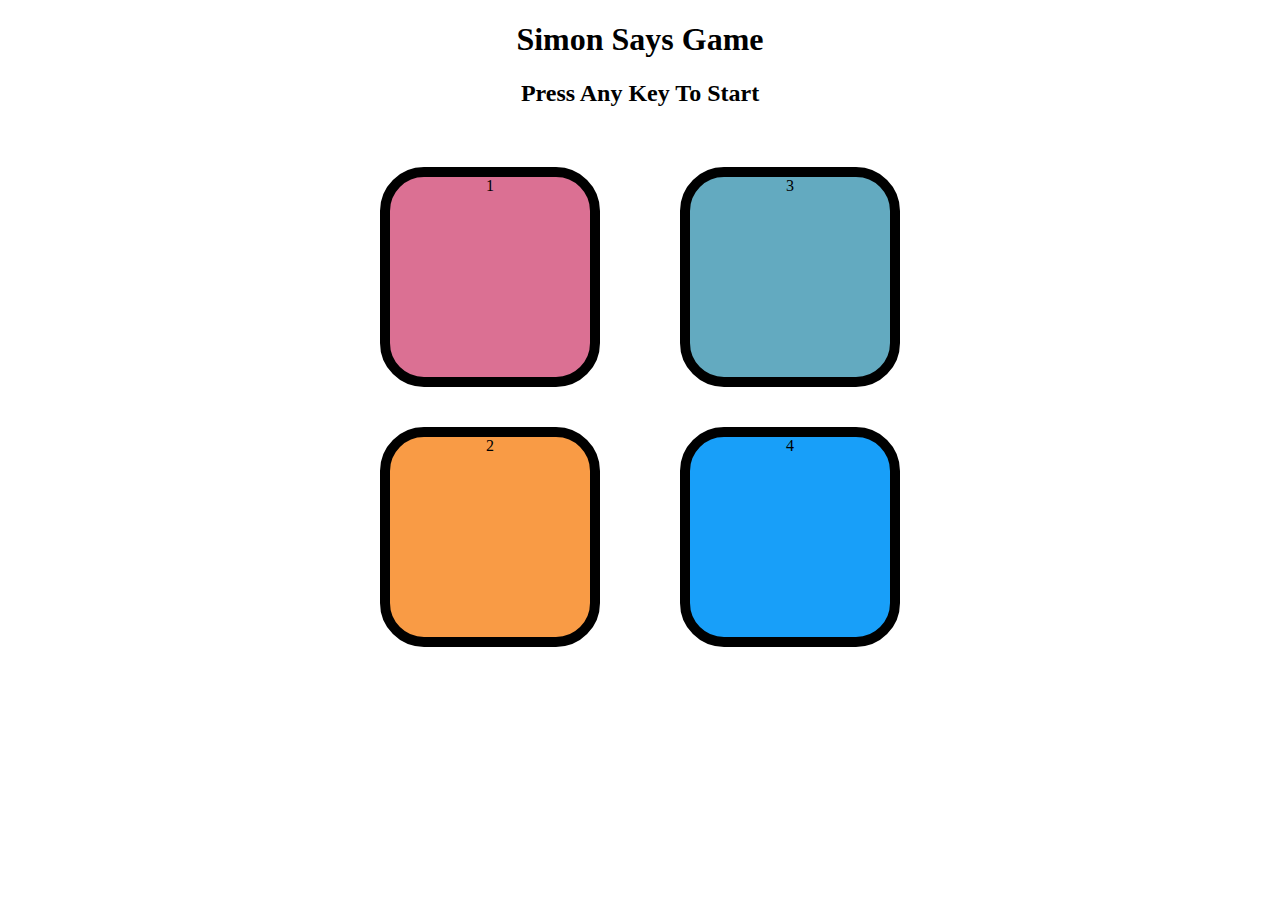
<file: Simon Says (HTML-CSS-JS)/index.html>
<!DOCTYPE html>
<html lang="en">
<head>
    <meta charset="UTF-8">
    <meta name="viewport" content="width=device-width, initial-scale=1.0">
    <title>Simon says </title>
    <link rel="stylesheet" href="style.css">

</head>
<body>
    <h1>Simon Says Game</h1>
    <h2>Press Any Key To Start</h2>
    <div class="btn-container">
        <div class="line-one">
            <div class="btn red"type="button" id="red">1</div>
            <div class="btn yellow"type="button" id="yellow">2</div>
        </div>
        <div class="line-two">
            <div class="btn green"type="button" id="green">3</div>
            <div class="btn blue"type="button" id="blue">4</div>
        </div>
        
    </div>
    <script src="app.js"></script>
</body>
</html>
</file>
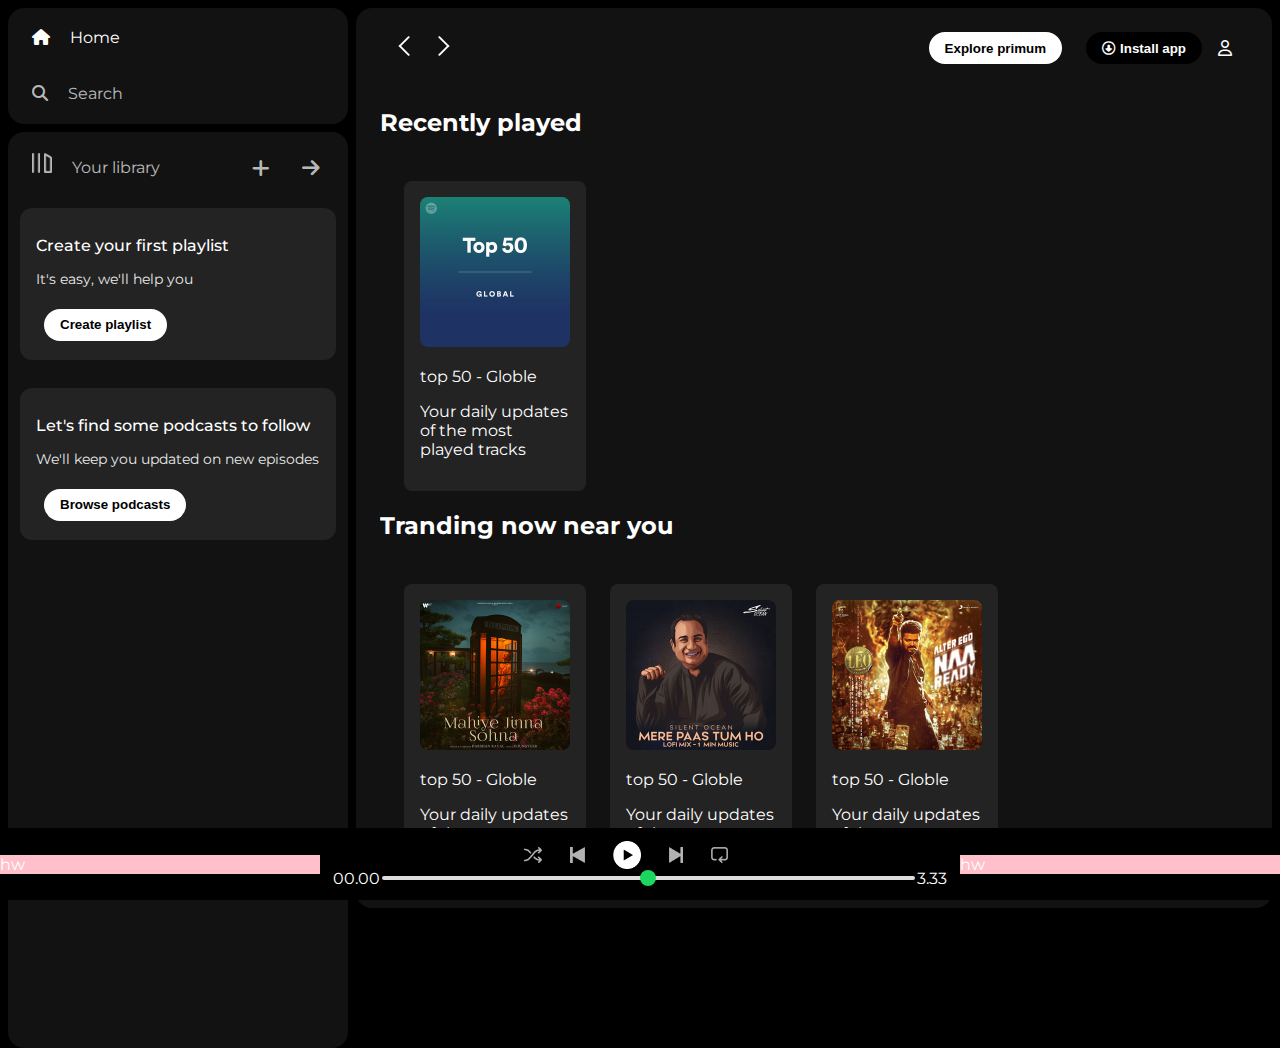
<file: Spotify Clone (HTML-CSS)/index.html>
<!DOCTYPE html>
<html lang="en">
<head>
    <meta charset="UTF-8">
    <meta name="viewport" content="width=device-width, initial-scale=1.0">
    <link rel="stylesheet" href="https://cdnjs.cloudflare.com/ajax/libs/font-awesome/6.7.2/css/all.min.css" integrity="sha512-Evv84Mr4kqVGRNSgIGL/F/aIDqQb7xQ2vcrdIwxfjThSH8CSR7PBEakCr51Ck+w+/U6swU2Im1vVX0SVk9ABhg==" crossorigin="anonymous" referrerpolicy="no-referrer" />
    <link rel="icon" href="./assets/logo.png">
    <title>Spotify - Web Player: Music for everyone</title>
    <link rel="stylesheet" href="style.css">
        <link rel="preconnect" href="https://fonts.googleapis.com">
        <link rel="preconnect" href="https://fonts.gstatic.com" crossorigin>
        <link href="https://fonts.googleapis.com/css2?family=Montserrat:ital,wght@0,100..900;1,100..900&display=swap" rel="stylesheet">
</head>
<body>
    <div class="main">
        <div class="sidebar">
            <div class="nav">
                <div class="nav-option" style="opacity: 1;">
                    <i class="fa-solid fa-house"></i>
                    <a href="#">Home</a>
                </div>
                <div class="nav-option">
                    <i class="fa-solid fa-magnifying-glass"></i>
                    <a href="#">Search</a>
                </div>
            </div>
            <div class="library">
                <div class="options">
                    <div class="lib-option nav-option">
                        <img src="./assets/library_icon.png">
                        <a href="#">Your library</a>
                    </div>
                        <div class="icons">
                            <i class="fa-solid fa-plus"></i>
                            <i class="fa-solid fa-arrow-right"></i>
                        </div>
                </div>
                <div class="lib-box">
                    <div class="box">
                        <p class="box-p1">Create your first playlist</p>
                        <p class="box-p2">It's easy, we'll help you</p>
                        <button class="badge">Create playlist</button>
                    </div>
                    <div class="box">
                        <p class="box-p1">Let's find some podcasts to follow</p>
                        <p class="box-p2">We'll keep you updated on new episodes</p>
                        <button class="badge">Browse podcasts</button>
                    </div>
                </div>
            </div>
        </div>
        <div class="main-content">
            <div class="sticky-nav">
                <div class="sticky-nav-icons">
                    <img src="./assets/backward_icon.png">
                <img src="./assets/forward_icon.png" class="hide">
                </div>
                <div class="sticky-nav-options">
                    <button class="badge nav-item hide">Explore primum</button>
                <button class="badge nav-item dark-badge" ><i class="fa-regular fa-circle-down" style="margin-right:5px;"></i>Install app</button> 
                <i class="fa-regular fa-user nav-item"></i>
                </div>
            </div>       
        
            
                <h2>Recently played</h2>
                <div class="cards-container">
                    <div class="card">
                        <img src="./assets/card1img.jpeg" class="card-img">
                        <p class="class-title">top 50 - Globle</p>
                        <p class="class-info">Your daily updates of the most played tracks</p>
                    </div>
                </div>

                <h2>Tranding now near you</h2>
                <div class="cards-container">
                    <div class="card">
                        <img src="./assets/card2img.jpeg" class="card-img">
                        <p class="class-title">top 50 - Globle</p>
                        <p class="class-info">Your daily updates of the most played tracks</p>
                    </div>
                    <div class="card">
                        <img src="./assets/card3img.jpeg" class="card-img">
                        <p class="class-title">top 50 - Globle</p>
                        <p class="class-info">Your daily updates of the most played tracks</p>
                    </div>
                    <div class="card">
                        <img src="./assets/card4img.jpeg" class="card-img">
                        <p class="class-title">top 50 - Globle</p>
                        <p class="class-info">Your daily updates of the most played tracks</p>
                    </div>
                </div>

                <h2>Featured Charts</h2>
                <div class="cards-container">
                    <div class="card">
                        <img src="./assets/card5img.jpeg" class="card-img">
                        <p class="class-title">top 50 - Globle</p>
                        <p class="class-info">Your daily updates of the most played tracks</p>
                    </div>
                    <div class="card">
                        <img src="./assets/card6img.jpeg" class="card-img">
                        <p class="class-title">top 50 - Globle</p>
                        <p class="class-info">Your daily updates of the most played tracks</p>
                    </div>
                    <div class="card">
                        <img src="./assets/card1img.jpeg" class="card-img">
                        <p class="class-title">top 50 - Globle</p>
                        <p class="class-info">Your daily updates of the most played tracks</p>
                    </div>
                </div>
                <div class="footer">
                    <div class="line"></div>
                </div>
        </div>
        </div>
        <div class="music-player">
            <div class="album">hw</div>
            <div class="player">
                <div class="player-controls">
                    <img src="./assets/player_icon1.png" class="player-control-icon">
                    <img src="./assets/player_icon2.png" class="player-control-icon">
                    <img src="./assets/player_icon3.png" class="player-control-icon" style="opacity: 1; height: 1.75rem;">
                    <img src="./assets/player_icon4.png" class="player-control-icon">
                    <img src="./assets/player_icon5.png" class="player-control-icon">
                </div>
                <div class="Playback-bar">
                    <span class="curr-time">00.00</span>
                    <input type="range" min="0" max="100" class="progress-bar" step="1">
                    <span class="curr-time">3.33</span>
                </div>
            </div>
            <div class="control">hw</div>
        </div>
    </div>
</body>
</html>
</file>
<file: Simon Says (HTML-CSS-JS)/style.css>
body {
    text-align: center;
}
.btn{
    height: 200px;
    width: 200px;
    border: 10px solid black;
    border-radius: 20%;
    margin: 2.5rem;
}

.btn-container{
    display: flex;
    justify-content: center;

}
.red{
    background-color: palevioletred;
}
.green{
    background-color: #63aac0;
}
.yellow{
    background-color: #f99b45;
}
.blue{
    background-color: #189ff9;
    
}
.flash{
    background-color: white;
}
.userflash{
    background-color: green;
}
</file>
<file: Spotify Clone (HTML-CSS)/style.css>
body{
    font-family: "Montserrat", sans-serif;
    margin: 0;
    background-color: black;
    color: white;
    overflow: hidden;
}

.main{
    display: flex;
    height: 100vh;
    padding: 0.5rem;
}

.sidebar{
    background-color: rgb(0, 0, 0); 
    width: 340px;
    border-radius: 1rem;
    margin-right: 0.5rem;


}

.main-content{
    background-color: #121212;
    flex: 1;
    border-radius: 1rem;
    overflow: auto;
    padding: 0 1.5rem 0 1.5rem;

}

.music-player{
    background-color: rgb(0, 0, 0);
    position: fixed;
    bottom: 0px;
    width: 100%;
    height: 72px;
}

.nav{
    background-color: rgba(18, 18, 18, 1);
    border-radius: 1rem;
    display: flex;
    flex-direction: column;
    justify-content: center;
    height: 100px;
    padding: 0.5rem 0.75rem;
}

.nav-option{
    line-height: 2.5rem;
    opacity: 0.7;
    padding: 0.5rem 0.75rem;
}
.nav-option:hover{
    opacity: 1;
}

.nev-option i {
    font-size: 1.25rem;
}
.nav-option a {
    font-size: 1rem;
    margin-left: 1rem;
}

a {
    text-decoration: none;
    color: white;
}


.library {
    background-color:rgba(18, 18, 18, 1);
    border-radius: 1rem;
    height: 100%;
    margin-top: 0.5rem;
    padding: 0.5rem 0.75rem;

}

.options{
    display: flex;
    justify-content: space-between;
    align-items: center;
}

.lib-option img {
    height: 1.25rem;
    width: 1.25rem;

}

.icons{
    font-size: 1.25rem;
    display: flex;
}

.icons i {
    opacity: 0.7;
    margin: 1rem;
}
.icons i:hover{
    opacity: 1;
}

.box{
    height: 8rem;
    background-color: #232323;
    border-radius: 0.75rem;
    margin: 0.75rem 0 1.75rem 0;
    padding: 0.75rem 1rem;
}

.box-p1{
    font-size: 1rem;
    font-weight: 500;
}
.box-p2{
    font-size: 0.85rem;
    opacity: 0.9;
}
.badge{
    background-color: white;
    border: none;
    border-radius: 100px;
    padding: 0.25rem 1rem;
    font-weight: 700;
    margin: 0.5rem;
    height: 2rem;
    width: fit-content;
}

.dark-badge{
    background-color: black;
    color: white;
}

.sticky-nav{
    position: sticky;
    top: 0;
    background-color: rgba(18, 18, 18, 1);
    display: flex;
    justify-content: space-between;
    align-items: center;
    padding: 1rem 0 1rem 0;
    z-index: 10;
}
.sticky-nav-icons img{
   margin-left: 0.75rem;
}
.sticky-nav-options{
    display: flex;
    justify-content: center;
    align-items: center;
}

.nav-item{
    margin-right: 1rem;
}

@media(max-width: 1000px) {
    .hide{
        display: none;
    }
}

.card{
    background-color: #232323;
    width: 150px;
    border-radius: 0.5rem;
    padding: 1rem;
    margin-left: 1.5rem;
    margin-top: 1.5rem;
}
.cards-container{
    display: flex;
    flex-wrap: wrap;
}

.card-img{
    width: 100%;
    border-radius: 0.5rem;
}
.card-title{
    font-weight: 600;
}
.ard-info{
    font-size:0.85rem;
    opacity: 0.8;
}

.footer{
    height: 300px;
    display: flex;
    align-items: center;
    justify-content: center;
}
.line{
    width: 90%;
    height: 30%;
    border-top: 1px solid white;
    opacity: 0.4;
    display: flex;
    align-items: center;
    justify-content: center;
}

.music-player{
    display: flex;
    justify-content: space-between;
    align-items: center;
}
.album{
    width: 25%;
    background-color: pink;
}
.player{
    width: 50%;
    
    
}
.control{
    width: 25%;
    background-color: pink;
}

.player-controls{
    display: flex;
    justify-content: center;
    align-items: center;
}

.player-control-icon{
    height: 1rem;
    margin-right: 1.75rem;
    opacity: 0.7;
}
.player-control-icon:hover {
    opacity: 1;
}

.Playback-bar{
    display: flex;
    justify-content: center;
    align-items: center;
}

.progress-bar{
    width: 40em;
    appearance: none;
    background-color: transparent;
    cursor: pointer;
}

.progress-bar::-webkit-slider-runnable-track {
    background-color: #ddd;
    border-radius: 100px;
    height: 0.2rem;
}
.progress-bar::-webkit-slider-thumb {
    appearance: none;
    height: 1rem;
    width: 1rem;
    background-color: #1bd760;
    border-radius: 50%;
    margin-top: -6px;
}
</file>
